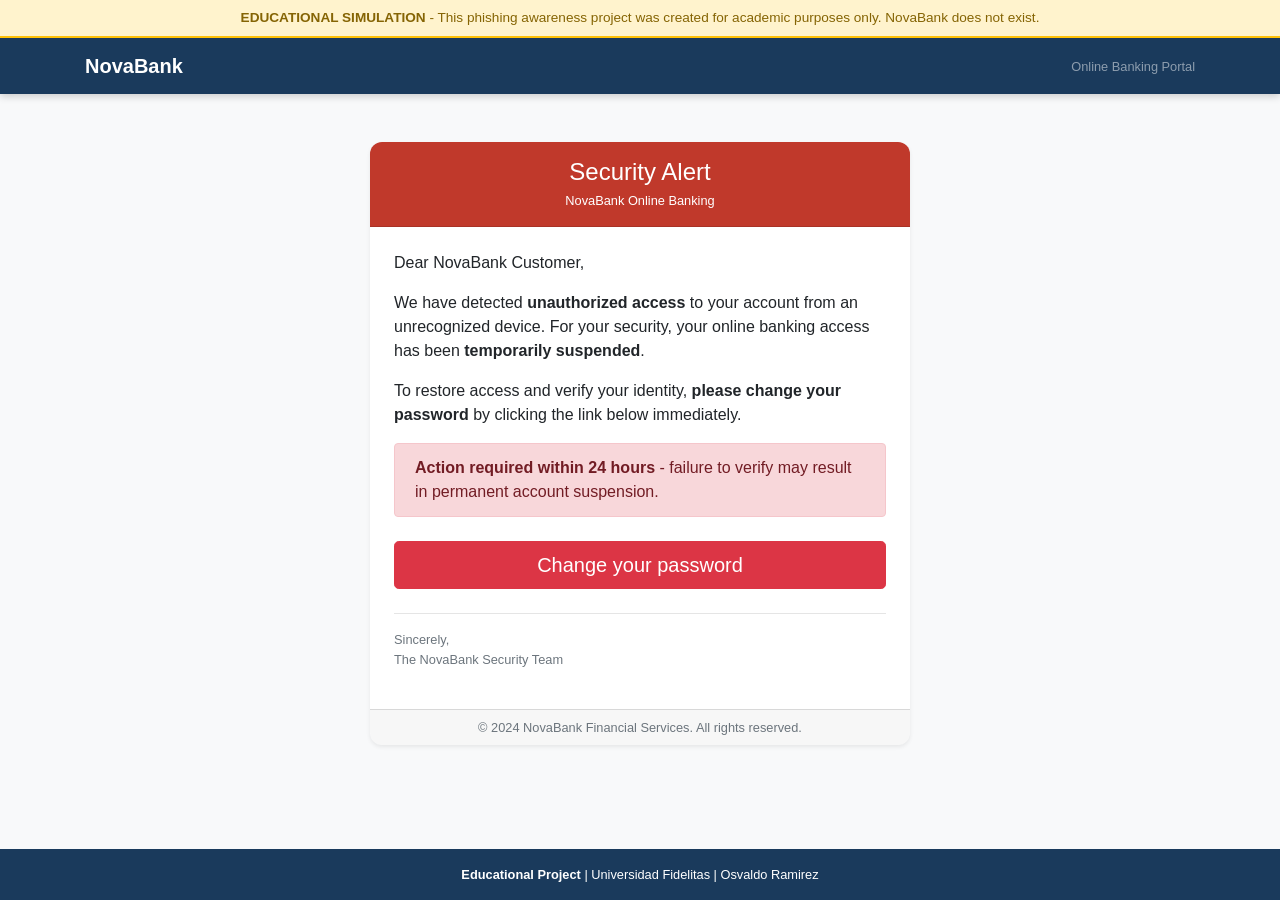
<file: index.html>
<!doctype html>
<!-- Declaracion del tipo de documento: indica al navegador que es HTML5 -->

<html lang="en">
  <!-- Etiqueta raiz del documento. lang="en" indica que el contenido esta en ingles -->

  <head>
    <!-- Seccion de metadatos: no visible para el usuario, configura el documento -->

    <meta charset="UTF-8" />
    <!-- Define la codificacion de caracteres UTF-8 para soportar tildes y simbolos -->

    <meta name="viewport" content="width=device-width, initial-scale=1.0" />
    <!-- Hace la pagina responsiva: se adapta al ancho de cualquier pantalla o dispositivo -->

    <title>NovaBank - Security Alert</title>
    <!-- Titulo que aparece en la pestana del navegador -->

    <!--Bootstrap/css-->
    <!-- Se carga Bootstrap 4 desde CDN con verificacion de integridad -->
    <link
      href="https://cdn.jsdelivr.net/npm/bootstrap@4.3.1/dist/css/bootstrap.min.css"
      rel="stylesheet"
      integrity="sha384-ggOyR0iXCbMQv3Xipma34MD+dH/1fQ784/j6cY/iJTQUOhcWr7x9JvoRxT2MZw1T"
      crossorigin="anonymous"
    />
    <!-- integrity = hash criptografico que verifica que el archivo no fue alterado -->
    <!-- crossorigin="anonymous" = permite la verificacion de integridad en recursos externos -->

    <!--css/style.css-->
    <!-- Hoja de estilos propia del proyecto, cargada despues de Bootstrap -->
    <!-- Se carga despues de Bootstrap para que nuestros estilos tengan prioridad -->
    <link rel="stylesheet" href="css/style.css" />
  </head>

  <body>
    <!-- Cuerpo del documento: todo lo que el usuario ve en pantalla -->

    <!-- ================================================
         BARRA DE AVISO EDUCATIVO
         Aviso visible que aclara que esta pagina es una simulacion educativa.
         En un ataque real, esta barra NO existiria.
         ================================================ -->
    <div class="disclaimer-bar text-center py-2">
      <!-- div con clase propia "disclaimer-bar" y utilidades Bootstrap -->
      <!-- text-center = texto centrado | py-2 = padding vertical pequeno -->
      <strong>EDUCATIONAL SIMULATION</strong> - This phishing awareness project
      was created for academic purposes only. NovaBank does not exist.
    </div>
    <!-- Fin de la barra de aviso -->

    <!-- ================================================
         NAVBAR — Barra de navegacion superior
         Simula la barra de un banco real para hacer el phishing creible.
         ================================================ -->
    <nav class="navbar navbar-dark novabank-navbar">
      <!-- navbar = componente Bootstrap para barras de navegacion -->
      <!-- navbar-dark = texto e iconos en color claro para fondos oscuros -->
      <!-- novabank-navbar = clase propia definida en style.css -->

      <div class="container">
        <!-- container = clase Bootstrap que centra el contenido y limita su ancho maximo -->

        <a class="navbar-brand font-weight-bold" href="#">
          <!-- navbar-brand = estilo Bootstrap para el logo o nombre de la marca -->
          <!-- font-weight-bold = texto en negrita (Bootstrap 4) -->
          <!-- href="#" = enlace que no va a ningun lado (simulacion) -->
          NovaBank
        </a>
        <!-- Fin del logo -->

        <span class="navbar-text text-white-50 small">
          <!-- navbar-text = texto alineado verticalmente dentro del navbar -->
          <!-- text-white-50 = texto blanco al 50% de opacidad -->
          <!-- small = texto mas pequeno que el normal -->
          Online Banking Portal
        </span>
      </div>
      <!-- Fin del container del navbar -->
    </nav>
    <!-- Fin del navbar -->

    <!-- ================================================
         MAIN — Contenido principal de la pagina
         ================================================ -->
    <main class="container my-5">
      <!-- container = centra y limita el ancho del contenido -->
      <!-- my-5 = margin vertical grande (espacio arriba y abajo) -->

      <div class="row justify-content-center">
        <!-- row = fila del sistema de grilla de Bootstrap -->
        <!-- justify-content-center = centra la fila horizontalmente -->

        <div class="col-12 col-md-8 col-lg-6">
          <!-- Sistema de columnas responsivo de Bootstrap:
               col-12 = ocupa 12/12 columnas en pantallas pequenas (100% del ancho)
               col-md-8 = ocupa 8/12 columnas en pantallas medianas
               col-lg-6 = ocupa 6/12 columnas en pantallas grandes (50% del ancho) -->

          <!-- TARJETA PRINCIPAL — Simula un email de alerta bancaria -->
          <div class="card shadow-sm border-0 phishing-card">
            <!-- card = componente Bootstrap para tarjetas con contenido -->
            <!-- shadow-sm = sombra suave debajo de la tarjeta -->
            <!-- border-0 = sin borde visible -->
            <!-- phishing-card = clase propia definida en style.css -->

            <!-- Encabezado de la tarjeta: franja roja de alerta -->
            <div
              class="card-header text-white text-center py-3 novabank-header"
            >
              <!-- card-header = seccion superior de la tarjeta Bootstrap -->
              <!-- text-white = texto en color blanco -->
              <!-- text-center = texto centrado -->
              <!-- py-3 = padding vertical mediano -->
              <!-- novabank-header = clase propia con color de fondo rojo -->

              <h1 class="h4 mb-1">Security Alert</h1>
              <!-- h1 con clase h4 = semanticamente es un h1 (importante para accesibilidad)
                   pero visualmente tiene el tamano de un h4 (mas pequeno) -->
              <!-- mb-1 = margin-bottom pequeno -->

              <p class="mb-0 small">NovaBank Online Banking</p>
              <!-- mb-0 = sin margin-bottom | small = texto pequeno -->
            </div>
            <!-- Fin del card-header -->

            <!-- Cuerpo de la tarjeta: el mensaje de phishing -->
            <div class="card-body px-4 py-4">
              <!-- card-body = seccion principal de contenido de la tarjeta -->
              <!-- px-4 = padding horizontal mediano-grande -->
              <!-- py-4 = padding vertical mediano-grande -->

              <p class="card-text">Dear NovaBank Customer,</p>
              <!-- card-text = clase Bootstrap para parrafos dentro de una tarjeta -->

              <p class="card-text">
                We have detected <strong>unauthorized access</strong> to your
                account from an unrecognized device. For your security, your
                online banking access has been
                <strong>temporarily suspended</strong>.
              </p>
              <!-- strong = negrita semantica, indica que ese texto es importante -->

              <p class="card-text">
                To restore access and verify your identity,
                <strong>please change your password</strong>
                by clicking the link below immediately.
              </p>

              <!-- ALERTA DE URGENCIA — Tecnica clasica del phishing: presion de tiempo -->
              <div class="alert alert-danger mt-3" role="alert">
                <!-- alert = componente Bootstrap para mensajes de alerta -->
                <!-- alert-danger = variante roja (peligro/urgencia) -->
                <!-- mt-3 = margin-top mediano -->
                <!-- role="alert" = atributo de accesibilidad para lectores de pantalla -->
                <strong>Action required within 24 hours</strong> - failure to
                verify may result in permanent account suspension.
              </div>
              <!-- Fin de la alerta de urgencia -->

              <!-- BOTON DE DESCARGA — El anzuelo del phishing -->
              <div class="mt-4">
                <!-- mt-4 = margin-top grande -->

                <a
                  href="app.py"
                  download
                  id="download-link"
                  class="btn btn-danger btn-lg btn-block"
                  aria-label="Verify your account now"
                >
                  <!-- href="app.py" = archivo que se intentaria descargar -->
                  <!-- download = atributo HTML5 que fuerza la descarga del archivo -->
                  <!-- id="download-link" = identificador unico para usarlo con JavaScript -->
                  <!-- btn = clase Bootstrap para botones -->
                  <!-- btn-danger = boton en color rojo -->
                  <!-- btn-lg = boton de tamano grande -->
                  <!-- btn-block = boton que ocupa todo el ancho (Bootstrap 4) -->
                  <!-- aria-label = descripcion para lectores de pantalla (accesibilidad) -->
                  Change your password
                </a>
                <!-- Fin del boton de descarga -->
              </div>
              <!-- Fin del div del boton -->

              <!-- FIRMA DEL EMAIL FALSO -->
              <hr class="mt-4" />
              <!-- hr = linea horizontal separadora | mt-4 = margin-top grande -->

              <p class="text-muted small mb-0">Sincerely,</p>
              <!-- text-muted = texto en color gris suave | small = texto pequeno -->
              <!-- mb-0 = sin margin-bottom -->

              <p class="text-muted small">The NovaBank Security Team</p>
            </div>
            <!-- Fin del card-body -->

            <!-- PIE DE LA TARJETA: copyright falso para hacerla mas creible -->
            <div class="card-footer text-center text-muted small py-2">
              <!-- card-footer = seccion inferior de la tarjeta Bootstrap -->
              &copy; 2024 NovaBank Financial Services. All rights reserved.
              <!-- &copy; = entidad HTML para el simbolo de copyright -->
            </div>
            <!-- Fin del card-footer -->
          </div>
          <!-- Fin de la phishing-card -->
        </div>
        <!-- Fin de la columna -->
      </div>
      <!-- Fin del row -->
    </main>
    <!-- Fin del main -->

    <!-- ================================================
         MODAL EDUCATIVO DE PHISHING
         Componente de Bootstrap 4 que se muestra cuando el usuario
         hace clic en el boton de descarga. Vive en el HTML (oculto por defecto).
         El JavaScript solo se encarga de mostrarlo — no genera HTML dinamico.
         ================================================ -->
    <div
      class="modal fade"
      id="phishing-modal"
      tabindex="-1"
      role="dialog"
      aria-labelledby="phishing-modal-label"
      aria-hidden="true"
    >
      <!-- modal = clase Bootstrap que define este div como un modal -->
      <!-- fade = animacion de aparecer/desaparecer gradualmente -->
      <!-- tabindex="-1" = excluye el modal del orden de tabulacion normal -->
      <!-- role="dialog" = atributo de accesibilidad (Bootstrap 4 lo requiere) -->
      <!-- aria-labelledby = referencia al titulo del modal para lectores de pantalla -->
      <!-- aria-hidden="true" = oculto para lectores de pantalla hasta que se abra -->

      <div class="modal-dialog modal-dialog-centered" role="document">
        <!-- modal-dialog = contenedor interno que posiciona el modal -->
        <!-- modal-dialog-centered = centra el modal verticalmente en pantalla -->
        <!-- role="document" = indica que este div contiene el documento del modal (Bootstrap 4) -->

        <div class="modal-content">
          <!-- modal-content = la caja visual del modal -->

          <!-- Encabezado del modal -->
          <div class="modal-header bg-warning">
            <!-- modal-header = seccion superior del modal -->
            <!-- bg-warning = fondo amarillo Bootstrap (color de advertencia) -->

            <h5 class="modal-title font-weight-bold" id="phishing-modal-label">
              <!-- modal-title = estilo Bootstrap para el titulo -->
              <!-- font-weight-bold = negrita en Bootstrap 4 -->
              WARNING: You just experienced a Phishing Attempt!
            </h5>

            <button
              type="button"
              class="close"
              data-dismiss="modal"
              aria-label="Close"
            >
              <!-- close = clase Bootstrap 4 para el boton de cierre -->
              <!-- data-dismiss="modal" = cierra el modal al hacer clic (Bootstrap 4) -->
              <!-- En Bootstrap 4 se usa data-dismiss, no data-bs-dismiss como en Bootstrap 5 -->
              <span aria-hidden="true">&times;</span>
              <!-- &times; = entidad HTML para el simbolo de X -->
              <!-- aria-hidden="true" = oculta el simbolo para lectores de pantalla -->
            </button>
          </div>
          <!-- Fin del modal-header -->

          <!-- Cuerpo del modal: explicacion educativa -->
          <div class="modal-body">
            <!-- modal-body = contenido principal del modal -->

            <p class="mb-2">
              <strong>This was a simulated phishing page.</strong>
            </p>

            <p class="mb-2">
              In a real attack, clicking this button could have exposed you to:
            </p>

            <ul class="mb-3">
              <!-- ul = lista no ordenada en HTML -->
              <li>
                A <strong>keylogger</strong> - records everything you type
              </li>
              <li>
                A <strong>trojan</strong> - gives attackers remote access to
                your system
              </li>
              <li>
                A <strong>ransomware installer</strong> - encrypts your files
                for ransom
              </li>
            </ul>

            <div class="alert alert-info mb-0" role="alert">
              <!-- alert-info = alerta azul Bootstrap (informativa) -->
              <!-- mb-0 = sin margin-bottom (ultimo elemento del body) -->
              <strong>Want to learn more?</strong>
              Visit our
              <a href="blog.html" class="alert-link">Awareness Page</a>
              to understand how phishing works and how to protect yourself.
              <!-- alert-link = estilo Bootstrap para enlaces dentro de alertas -->
            </div>
          </div>
          <!-- Fin del modal-body -->

          <!-- Pie del modal: botones de accion -->
          <div class="modal-footer">
            <!-- modal-footer = seccion inferior del modal -->

            <a href="blog.html" class="btn btn-primary">
              <!-- btn-primary = boton azul Bootstrap -->
              <!-- href="blog.html" = navega a la pagina educativa al hacer clic -->
              Learn More
            </a>

            <button
              type="button"
              class="btn btn-secondary"
              data-dismiss="modal"
            >
              <!-- btn-secondary = boton gris Bootstrap -->
              <!-- data-dismiss="modal" = cierra el modal sin navegar (Bootstrap 4) -->
              Close
            </button>
          </div>
          <!-- Fin del modal-footer -->
        </div>
        <!-- Fin del modal-content -->
      </div>
      <!-- Fin del modal-dialog -->
    </div>
    <!-- Fin del modal -->

    <!-- ================================================
         FOOTER — Pie de pagina del sitio
         ================================================ -->
    <footer class="novabank-footer text-center py-3">
      <!-- novabank-footer = clase propia con estilos del pie de pagina -->
      <!-- text-center = texto centrado -->
      <!-- py-3 = padding vertical mediano -->

      <p class="mb-0 small">
        <!-- mb-0 = sin margin-bottom | small = texto pequeno -->
        <strong>Educational Project</strong> | Universidad Fidelitas | Osvaldo
        Ramirez
      </p>
    </footer>
    <!-- Fin del footer -->

    <!-- Scripts -->
    <!-- Se cargan al final del body para mejor rendimiento -->
    <!-- Cargarlos al final permite que el HTML se muestre antes de ejecutar JS -->

    <!--jQuery-->
    <!-- jQuery debe cargarse ANTES que Bootstrap JS y que script.js -->
    <script
      src="https://code.jquery.com/jquery-3.7.1.js"
      integrity="sha256-eKhayi8LEQwp4NKxN+CfCh+3qOVUtJn3QNZ0TciWLP4="
      crossorigin="anonymous"
    ></script>

    <!--Bootstrap/popper-->
    <!-- Popper.js es requerido por Bootstrap 4 para componentes como dropdowns y tooltips -->
    <script
      src="https://cdn.jsdelivr.net/npm/popper.js@1.14.7/dist/umd/popper.min.js"
      integrity="sha384-UO2eT0CpHqdSJQ6hJty5KVphtPhzWj9WO1clHTMGa3JDZwrnQq4sF86dIHNDz0W1"
      crossorigin="anonymous"
    ></script>

    <!--Bootstrap/js-->
    <!-- Bootstrap JS debe cargarse despues de jQuery y Popper -->
    <script
      src="https://cdn.jsdelivr.net/npm/bootstrap@4.3.1/dist/js/bootstrap.min.js"
      integrity="sha384-JjSmVgyd0p3pXB1rRibZUAYoIIy6OrQ6VrjIEaFf/nJGzIxFDsf4x0xIM+B07jRM"
      crossorigin="anonymous"
    ></script>

    <!-- js/script.js -->
    <!-- Script propio del proyecto — se carga al ultimo para que jQuery ya este disponible -->
    <script src="js/script.js" type="text/javascript"></script>
  </body>
  <!-- Fin del body -->
</html>
<!-- Fin del documento HTML -->
</file>
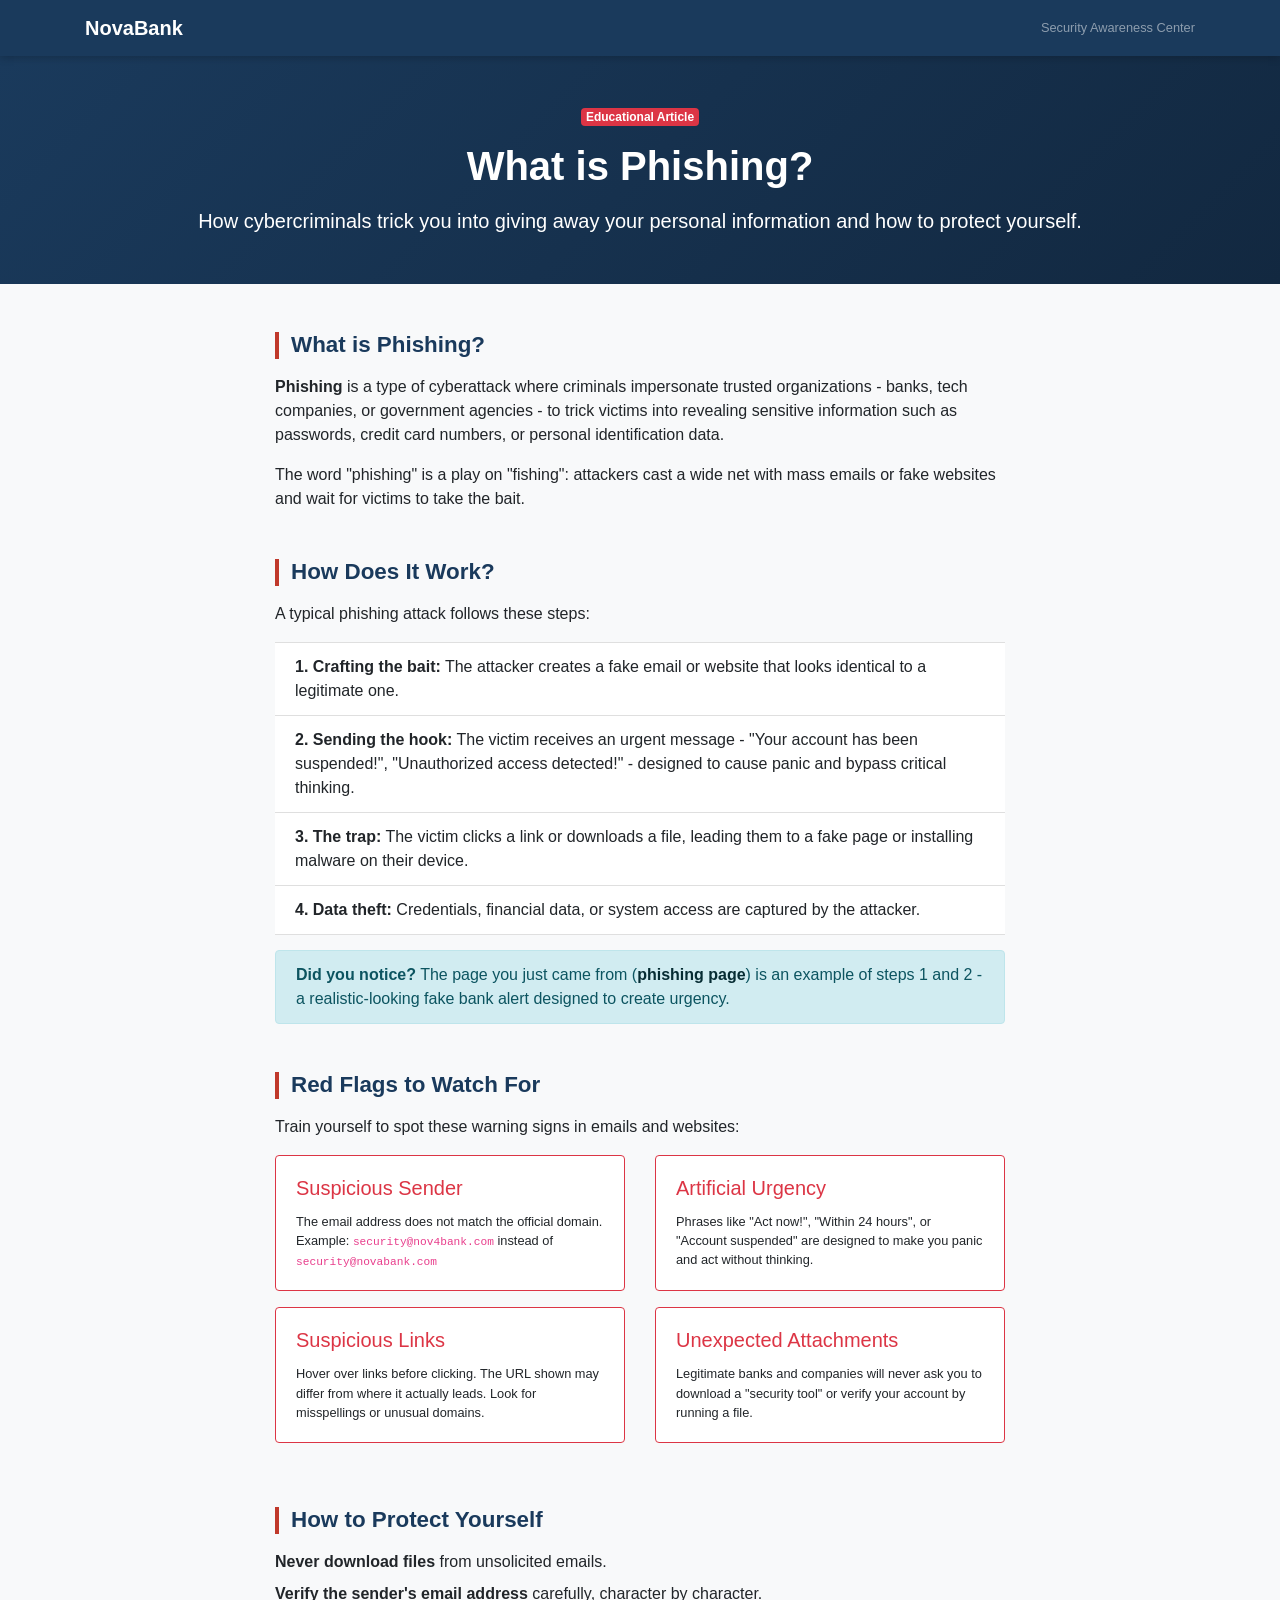
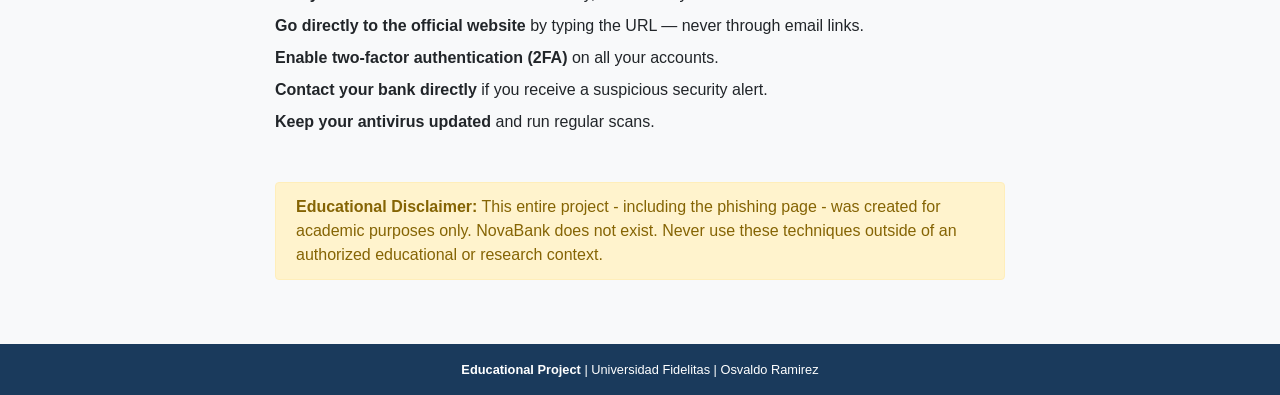
<file: blog.html>
<!doctype html>
<!-- Declaracion del tipo de documento: indica al navegador que es HTML5 -->

<html lang="en">
  <!-- Etiqueta raiz del documento. lang="en" indica que el contenido esta en ingles -->

  <head>
    <!-- Seccion de metadatos: configura el documento, no visible para el usuario -->

    <meta charset="UTF-8" />
    <!-- Define la codificacion de caracteres UTF-8 -->

    <meta name="viewport" content="width=device-width, initial-scale=1.0" />
    <!-- Hace la pagina responsiva para cualquier pantalla -->

    <title>NovaBank - What is Phishing?</title>
    <!-- Titulo en la pestana del navegador -->

    <!--Bootstrap/css-->
    <!-- Bootstrap 4 desde CDN con verificacion de integridad -->
    <link
      href="https://cdn.jsdelivr.net/npm/bootstrap@4.3.1/dist/css/bootstrap.min.css"
      rel="stylesheet"
      integrity="sha384-ggOyR0iXCbMQv3Xipma34MD+dH/1fQ784/j6cY/iJTQUOhcWr7x9JvoRxT2MZw1T"
      crossorigin="anonymous"
    />
    <!-- integrity = hash criptografico que verifica que el archivo no fue alterado -->
    <!-- crossorigin="anonymous" = permite la verificacion de integridad en recursos externos -->

    <!--css/style.css-->
    <!-- Hoja de estilos propia, cargada despues de Bootstrap para tener prioridad -->
    <link rel="stylesheet" href="css/style.css" />
  </head>

  <body>
    <!-- Cuerpo del documento: todo lo visible para el usuario -->

    <!-- ================================================
         NAVBAR — Barra de navegacion superior
         La misma estructura que en index.html para coherencia visual
         ================================================ -->
    <nav class="navbar navbar-dark novabank-navbar">
      <!-- navbar-dark = iconos y texto claro para fondos oscuros -->
      <!-- novabank-navbar = clase propia con el color del banco ficticio -->

      <div class="container">
        <!-- container = centra y limita el ancho del contenido -->

        <a class="navbar-brand font-weight-bold" href="index.html">
          <!-- navbar-brand = estilo Bootstrap para el logo -->
          <!-- font-weight-bold = negrita en Bootstrap 4 -->
          <!-- href="index.html" = enlace que regresa a la pagina de phishing -->
          NovaBank
        </a>

        <span class="navbar-text text-white-50 small">
          <!-- navbar-text = texto alineado en el navbar -->
          Security Awareness Center
        </span>
      </div>
      <!-- Fin del container -->
    </nav>
    <!-- Fin del navbar -->

    <!-- ================================================
         HEADER — Encabezado de la pagina del blog
         Seccion visual grande que introduce el articulo
         ================================================ -->
    <header class="blog-hero text-white text-center py-5">
      <!-- blog-hero = clase propia para el encabezado grande del blog -->
      <!-- text-white = texto blanco -->
      <!-- text-center = texto centrado -->
      <!-- py-5 = padding vertical muy grande -->

      <div class="container">
        <span class="badge badge-danger mb-3">Educational Article</span>
        <!-- badge = componente Bootstrap 4 para etiquetas pequenas redondeadas -->
        <!-- badge-danger = variante roja (Bootstrap 4 usa badge-danger, no bg-danger) -->
        <!-- mb-3 = margin-bottom mediano -->

        <h1 class="display-5 font-weight-bold">What is Phishing?</h1>
        <!-- display-5 = tamano de fuente grande de Bootstrap (estilo "display") -->
        <!-- font-weight-bold = negrita en Bootstrap 4 -->

        <p class="lead mt-3 mb-0">
          <!-- lead = clase Bootstrap para parrafos introductorios mas grandes -->
          <!-- mt-3 = margin-top mediano | mb-0 = sin margin-bottom -->
          How cybercriminals trick you into giving away your personal
          information and how to protect yourself.
        </p>
      </div>
      <!-- Fin del container del header -->
    </header>
    <!-- Fin del header -->

    <!-- ================================================
         MAIN — Contenido principal: el articulo educativo
         ================================================ -->
    <main class="container my-5">
      <!-- container = centra y limita el ancho -->
      <!-- my-5 = margin vertical grande -->

      <div class="row justify-content-center">
        <!-- row = fila del sistema de grilla Bootstrap -->
        <!-- justify-content-center = centra las columnas horizontalmente -->

        <div class="col-12 col-md-10 col-lg-8">
          <!-- Sistema responsivo:
               col-12 = 100% en pantallas pequenas
               col-md-10 = 83% en pantallas medianas
               col-lg-8 = 66% en pantallas grandes (formato articulo) -->

          <!-- SECCION 1: Definicion -->
          <section class="mb-5">
            <!-- section = etiqueta semantica HTML5 para secciones de contenido -->
            <!-- mb-5 = margin-bottom grande para separar secciones -->

            <h2 class="blog-section-title">What is Phishing?</h2>
            <!-- blog-section-title = clase propia definida en style.css -->

            <p>
              <strong>Phishing</strong> is a type of cyberattack where criminals
              impersonate trusted organizations - banks, tech companies, or
              government agencies - to trick victims into revealing sensitive
              information such as passwords, credit card numbers, or personal
              identification data.
            </p>

            <p>
              The word "phishing" is a play on "fishing": attackers cast a wide
              net with mass emails or fake websites and wait for victims to take
              the bait.
            </p>
          </section>
          <!-- Fin de la seccion 1 -->

          <!-- SECCION 2: Como funciona -->
          <section class="mb-5">
            <h2 class="blog-section-title">How Does It Work?</h2>

            <p>A typical phishing attack follows these steps:</p>

            <!-- Lista numerada con estilos de Bootstrap 4 -->
            <ol class="list-group list-group-flush mb-3">
              <!-- ol = lista ordenada (numerada) en HTML -->
              <!-- list-group = componente Bootstrap para listas con estilo -->
              <!-- list-group-flush = variante sin bordes externos (Bootstrap 4) -->

              <li class="list-group-item">
                <!-- list-group-item = cada elemento de la lista Bootstrap -->
                <strong>1. Crafting the bait:</strong> The attacker creates a
                fake email or website that looks identical to a legitimate one.
              </li>

              <li class="list-group-item">
                <strong>2. Sending the hook:</strong> The victim receives an
                urgent message - "Your account has been suspended!",
                "Unauthorized access detected!" - designed to cause panic and
                bypass critical thinking.
              </li>

              <li class="list-group-item">
                <strong>3. The trap:</strong> The victim clicks a link or
                downloads a file, leading them to a fake page or installing
                malware on their device.
              </li>

              <li class="list-group-item">
                <strong>4. Data theft:</strong> Credentials, financial data, or
                system access are captured by the attacker.
              </li>
            </ol>
            <!-- Fin de la lista numerada -->

            <!-- Nota informativa usando el componente alert de Bootstrap -->
            <div class="alert alert-info" role="alert">
              <!-- alert-info = variante azul de la alerta Bootstrap (informacion) -->
              <strong>Did you notice?</strong> The page you just came from (<a
                href="index.html"
                class="alert-link"
                >phishing page</a
              >) is an example of steps 1 and 2 - a realistic-looking fake bank
              alert designed to create urgency.
              <!-- alert-link = clase Bootstrap para enlaces dentro de alertas -->
            </div>
          </section>
          <!-- Fin de la seccion 2 -->

          <!-- SECCION 3: Senales de alerta -->
          <section class="mb-5">
            <h2 class="blog-section-title">Red Flags to Watch For</h2>

            <p>
              Train yourself to spot these warning signs in emails and websites:
            </p>

            <!-- Grilla de tarjetas con senales de alerta -->
            <div class="row">
              <!-- row = fila Bootstrap -->

              <!-- Tarjeta 1 -->
              <div class="col-12 col-sm-6 mb-3">
                <!-- col-sm-6 = 50% del ancho en pantallas pequenas y mayores -->
                <!-- mb-3 = margen inferior para separar las tarjetas -->

                <div class="card h-100 border-danger">
                  <!-- h-100 = altura 100% para que todas las tarjetas sean iguales -->
                  <!-- border-danger = borde rojo de Bootstrap -->

                  <div class="card-body">
                    <h5 class="card-title text-danger">Suspicious Sender</h5>
                    <!-- card-title = titulo de la tarjeta Bootstrap -->
                    <!-- text-danger = texto rojo -->
                    <p class="card-text small">
                      The email address does not match the official domain.
                      Example: <code>security@nov4bank.com</code> instead of
                      <code>security@novabank.com</code>
                      <!-- code = etiqueta HTML para mostrar codigo o texto tecnico en monospace -->
                    </p>
                  </div>
                  <!-- Fin del card-body -->
                </div>
                <!-- Fin de la tarjeta -->
              </div>
              <!-- Fin col -->

              <!-- Tarjeta 2 -->
              <div class="col-12 col-sm-6 mb-3">
                <div class="card h-100 border-danger">
                  <div class="card-body">
                    <h5 class="card-title text-danger">Artificial Urgency</h5>
                    <p class="card-text small">
                      Phrases like "Act now!", "Within 24 hours", or "Account
                      suspended" are designed to make you panic and act without
                      thinking.
                    </p>
                  </div>
                </div>
              </div>

              <!-- Tarjeta 3 -->
              <div class="col-12 col-sm-6 mb-3">
                <div class="card h-100 border-danger">
                  <div class="card-body">
                    <h5 class="card-title text-danger">Suspicious Links</h5>
                    <p class="card-text small">
                      Hover over links before clicking. The URL shown may differ
                      from where it actually leads. Look for misspellings or
                      unusual domains.
                    </p>
                  </div>
                </div>
              </div>

              <!-- Tarjeta 4 -->
              <div class="col-12 col-sm-6 mb-3">
                <div class="card h-100 border-danger">
                  <div class="card-body">
                    <h5 class="card-title text-danger">
                      Unexpected Attachments
                    </h5>
                    <p class="card-text small">
                      Legitimate banks and companies will never ask you to
                      download a "security tool" or verify your account by
                      running a file.
                    </p>
                  </div>
                </div>
              </div>
            </div>
            <!-- Fin del row de tarjetas -->
          </section>
          <!-- Fin de la seccion 3 -->

          <!-- SECCION 4: Como protegerse -->
          <section class="mb-5">
            <h2 class="blog-section-title">How to Protect Yourself</h2>

            <!-- Lista sin estilos de puntos -->
            <ul class="list-unstyled">
              <!-- list-unstyled = elimina los puntos y el padding de la lista por defecto -->

              <li class="mb-2">
                <strong>Never download files</strong> from unsolicited emails.
              </li>
              <!-- mb-2 = margin-bottom pequeno entre items -->

              <li class="mb-2">
                <strong>Verify the sender's email address</strong> carefully,
                character by character.
              </li>

              <li class="mb-2">
                <strong>Go directly to the official website</strong> by typing
                the URL — never through email links.
              </li>

              <li class="mb-2">
                <strong>Enable two-factor authentication (2FA)</strong> on all
                your accounts.
              </li>

              <li class="mb-2">
                <strong>Contact your bank directly</strong> if you receive a
                suspicious security alert.
              </li>

              <li class="mb-2">
                <strong>Keep your antivirus updated</strong> and run regular
                scans.
              </li>
            </ul>
            <!-- Fin de la lista -->
          </section>
          <!-- Fin de la seccion 4 -->

          <!-- DISCLAIMER FINAL -->
          <div class="alert alert-warning" role="alert">
            <!-- alert-warning = variante amarilla de la alerta Bootstrap -->
            <strong>Educational Disclaimer:</strong> This entire project -
            including the phishing page - was created for academic purposes
            only. NovaBank does not exist. Never use these techniques outside of
            an authorized educational or research context.
          </div>
        </div>
        <!-- Fin de la columna del articulo -->
      </div>
      <!-- Fin del row -->
    </main>
    <!-- Fin del main -->

    <!-- ================================================
         FOOTER — Pie de pagina
         ================================================ -->
    <footer class="novabank-footer text-center py-3">
      <!-- novabank-footer = clase propia definida en style.css -->
      <p class="mb-0 small">
        <strong>Educational Project</strong> | Universidad Fidelitas | Osvaldo
        Ramirez
      </p>
    </footer>
    <!-- Fin del footer -->

    <!-- Scripts -->
    <!-- Se cargan al final del body para mejor rendimiento -->

    <!--jQuery-->
    <script
      src="https://code.jquery.com/jquery-3.7.1.js"
      integrity="sha256-eKhayi8LEQwp4NKxN+CfCh+3qOVUtJn3QNZ0TciWLP4="
      crossorigin="anonymous"
    ></script>

    <!--Bootstrap/popper-->
    <!-- Popper.js es requerido por Bootstrap 4 para componentes como dropdowns y modals -->
    <script
      src="https://cdn.jsdelivr.net/npm/popper.js@1.14.7/dist/umd/popper.min.js"
      integrity="sha384-UO2eT0CpHqdSJQ6hJty5KVphtPhzWj9WO1clHTMGa3JDZwrnQq4sF86dIHNDz0W1"
      crossorigin="anonymous"
    ></script>

    <!--Bootstrap/js-->
    <!-- Bootstrap JS debe cargarse despues de jQuery y Popper -->
    <script
      src="https://cdn.jsdelivr.net/npm/bootstrap@4.3.1/dist/js/bootstrap.min.js"
      integrity="sha384-JjSmVgyd0p3pXB1rRibZUAYoIIy6OrQ6VrjIEaFf/nJGzIxFDsf4x0xIM+B07jRM"
      crossorigin="anonymous"
    ></script>

    <!-- js/script.js -->
    <!-- Script propio del proyecto — se carga al ultimo para que jQuery ya este disponible -->
    <script src="js/script.js" type="text/javascript"></script>
  </body>
  <!-- Fin del body -->
</html>
<!-- Fin del documento HTML -->
</file>
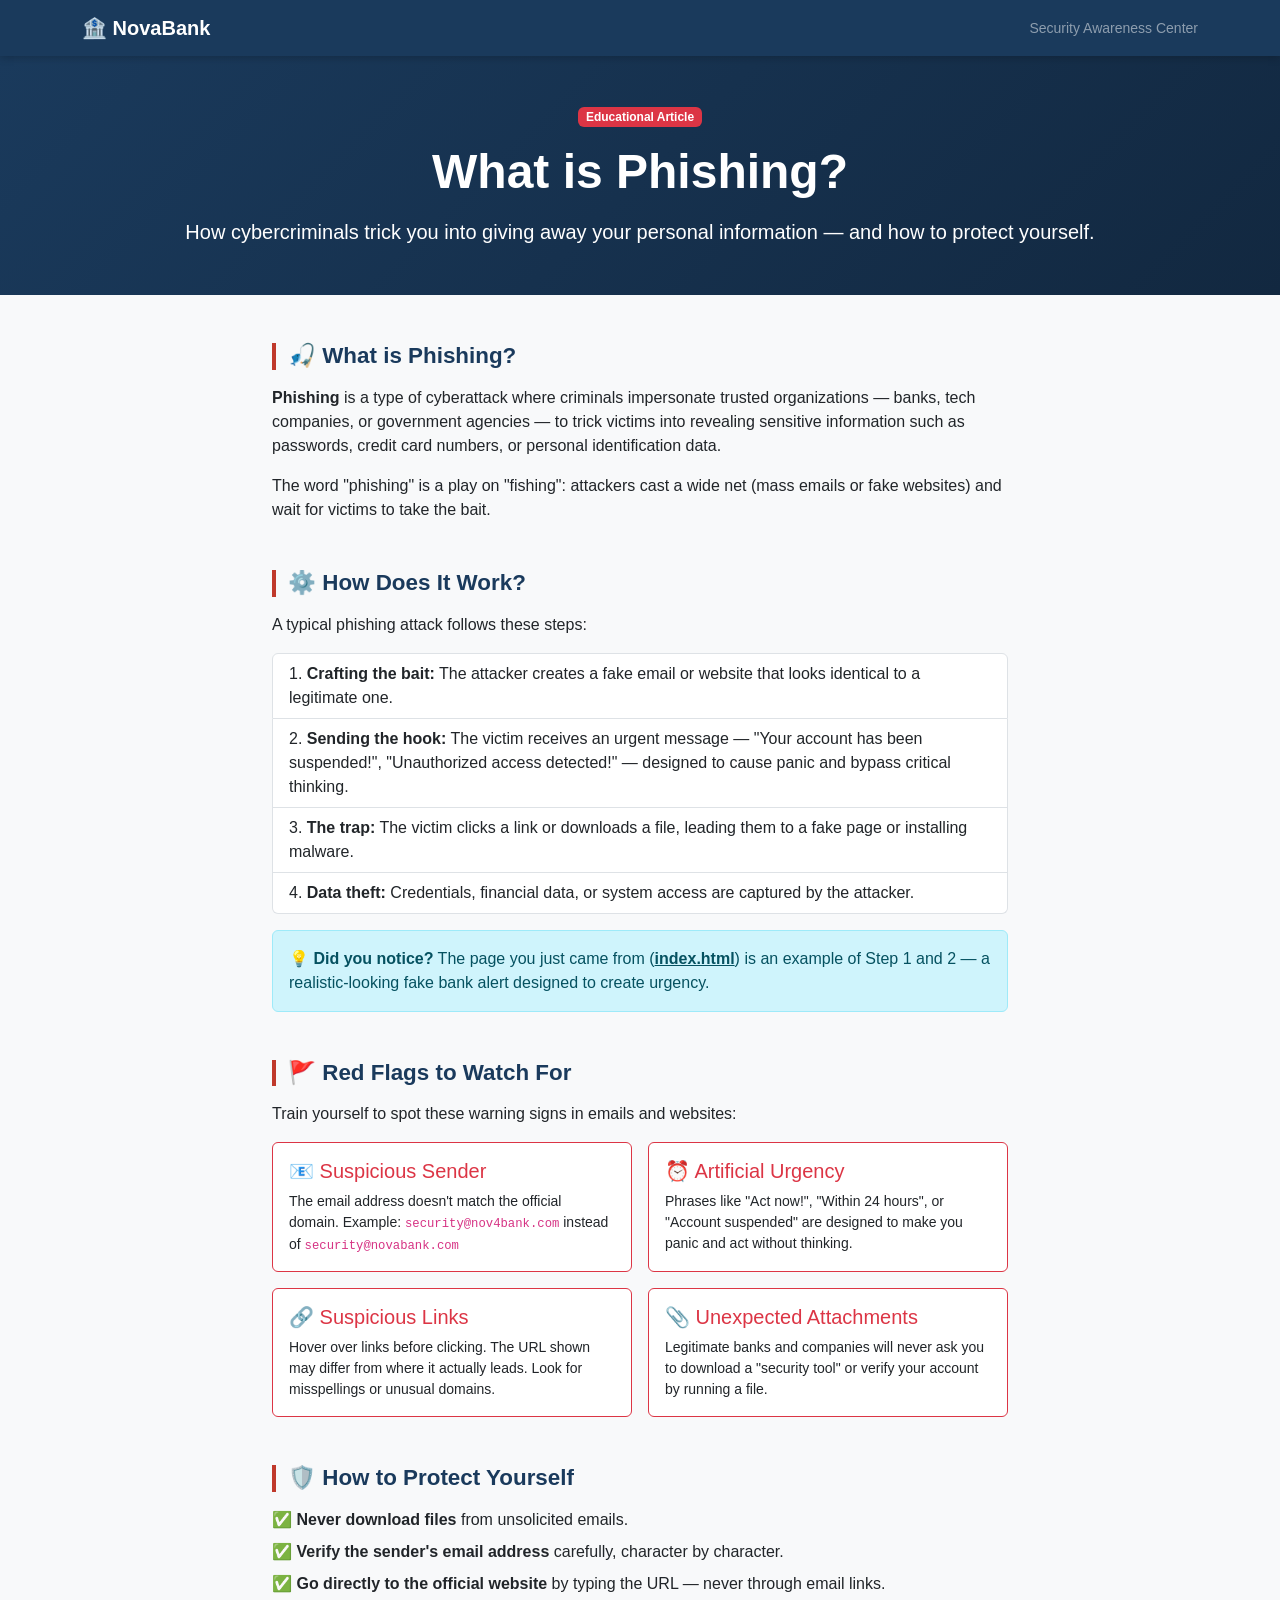
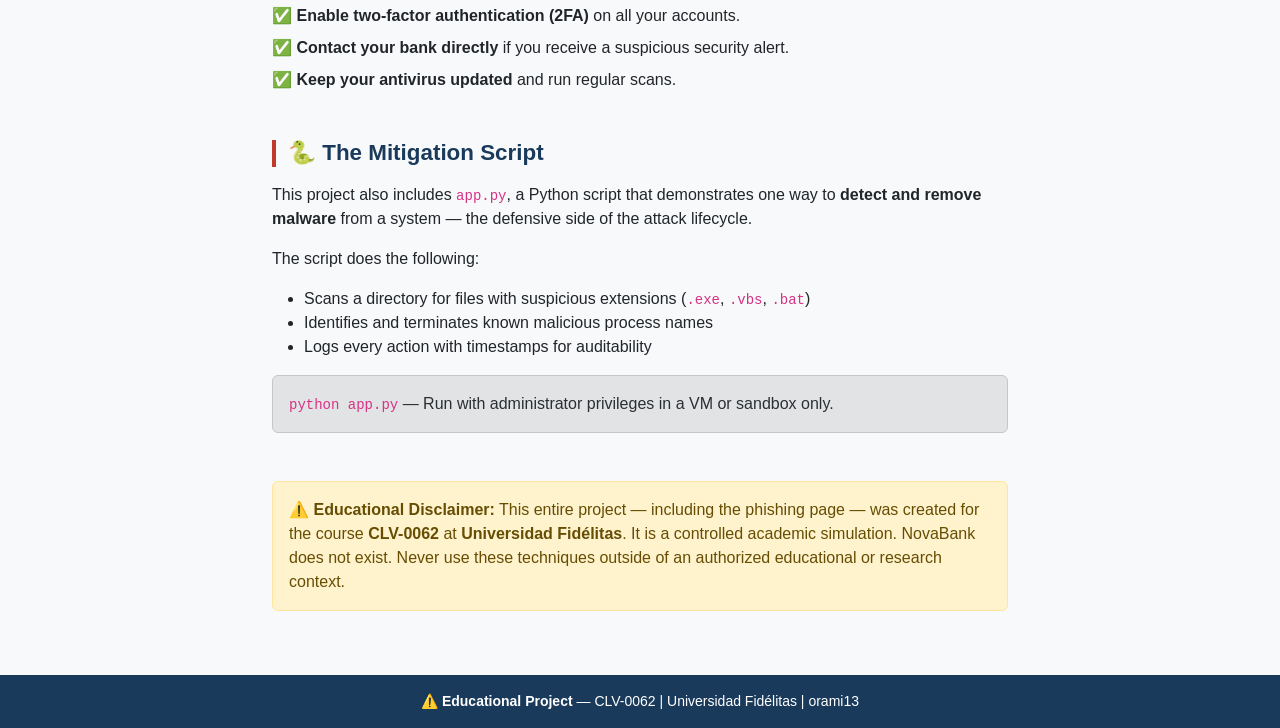
<file: Blog.html>
<!doctype html>
<!-- Declaración del tipo de documento: indica al navegador que es HTML5 -->

<html lang="en">
  <!-- Etiqueta raíz del documento. lang="en" indica que el contenido está en inglés -->

  <head>
    <!-- Sección de metadatos: configura el documento, no visible para el usuario -->

    <meta charset="UTF-8" />
    <!-- Define la codificación de caracteres UTF-8 -->

    <meta name="viewport" content="width=device-width, initial-scale=1.0" />
    <!-- Hace la página responsiva para cualquier pantalla -->

    <title>NovaBank — What is Phishing?</title>
    <!-- Título en la pestaña del navegador -->

    <!-- Bootstrap 5 CSS desde CDN -->
    <link
      rel="stylesheet"
      href="https://cdn.jsdelivr.net/npm/bootstrap@5.3.3/dist/css/bootstrap.min.css"
    />

    <!-- Hoja de estilos propia — cargada después de Bootstrap para tener prioridad -->
    <link rel="stylesheet" href="css/style.css" />
  </head>

  <body>
    <!-- Cuerpo del documento: todo lo visible para el usuario -->

    <!-- ================================================
       NAVBAR — Barra de navegación superior
       La misma que en index.html para mantener coherencia visual
       ================================================ -->
    <nav class="navbar navbar-dark novabank-navbar">
      <!-- navbar-dark = íconos y texto claro para fondos oscuros -->
      <!-- novabank-navbar = clase propia con el color del banco ficticio -->

      <div class="container">
        <!-- container = centra y limita el ancho del contenido -->

        <a class="navbar-brand fw-bold" href="index.html">
          <!-- navbar-brand = estilo Bootstrap para el logo -->
          <!-- href="index.html" = enlace que regresa a la página de phishing -->
          🏦 NovaBank
        </a>

        <span class="navbar-text text-white-50 small">
          <!-- navbar-text = texto alineado en el navbar -->
          <!-- text-white-50 = blanco al 50% de opacidad -->
          Security Awareness Center
        </span>
      </div>
      <!-- Fin del container -->
    </nav>
    <!-- Fin del navbar -->

    <!-- ================================================
       HEADER — Encabezado de la página del blog
       Sección visual grande que introduce el artículo
       ================================================ -->
    <header class="blog-hero text-white text-center py-5">
      <!-- blog-hero = clase propia para el encabezado grande del blog -->
      <!-- text-white = texto blanco -->
      <!-- text-center = texto centrado -->
      <!-- py-5 = padding vertical muy grande -->

      <div class="container">
        <span class="badge bg-danger mb-3">Educational Article</span>
        <!-- badge = componente Bootstrap para etiquetas pequeñas redondeadas -->
        <!-- bg-danger = fondo rojo -->
        <!-- mb-3 = margin-bottom mediano -->

        <h1 class="display-5 fw-bold">What is Phishing?</h1>
        <!-- display-5 = tamaño de fuente grande de Bootstrap (estilo "display") -->
        <!-- fw-bold = texto en negrita -->

        <p class="lead mt-3 mb-0">
          <!-- lead = clase Bootstrap para párrafos introductorios más grandes -->
          <!-- mt-3 = margin-top mediano | mb-0 = sin margin-bottom -->
          How cybercriminals trick you into giving away your personal
          information — and how to protect yourself.
        </p>
      </div>
      <!-- Fin del container del header -->
    </header>
    <!-- Fin del header -->

    <!-- ================================================
       MAIN — Contenido principal: el artículo educativo
       ================================================ -->
    <main class="container my-5">
      <!-- container = centra y limita el ancho -->
      <!-- my-5 = margin vertical grande -->

      <div class="row justify-content-center">
        <!-- row = fila del sistema de grilla Bootstrap -->
        <!-- justify-content-center = centra las columnas horizontalmente -->

        <div class="col-12 col-md-10 col-lg-8">
          <!-- Sistema responsivo:
             col-12 = 100% en pantallas pequeñas
             col-md-10 = 83% en pantallas medianas
             col-lg-8 = 66% en pantallas grandes (formato artículo) -->

          <!-- ---- SECCIÓN 1: Definición ---- -->
          <section class="mb-5">
            <!-- section = etiqueta semántica HTML5 para secciones de contenido -->
            <!-- mb-5 = margin-bottom grande para separar secciones -->

            <h2 class="blog-section-title">🎣 What is Phishing?</h2>
            <!-- blog-section-title = clase propia definida en style.css -->

            <p>
              <strong>Phishing</strong> is a type of cyberattack where criminals
              impersonate trusted organizations — banks, tech companies, or
              government agencies — to trick victims into revealing sensitive
              information such as passwords, credit card numbers, or personal
              identification data.
            </p>

            <p>
              The word "phishing" is a play on "fishing": attackers cast a wide
              net (mass emails or fake websites) and wait for victims to take
              the bait.
            </p>
          </section>
          <!-- Fin de la sección 1 -->

          <!-- ---- SECCIÓN 2: Cómo funciona ---- -->
          <section class="mb-5">
            <h2 class="blog-section-title">⚙️ How Does It Work?</h2>

            <p>A typical phishing attack follows these steps:</p>

            <!-- Lista numerada con estilos de Bootstrap -->
            <ol class="list-group list-group-numbered mb-3">
              <!-- ol = lista ordenada (numerada) en HTML -->
              <!-- list-group = componente Bootstrap para listas con estilo -->
              <!-- list-group-numbered = variante que añade números automáticamente -->

              <li class="list-group-item">
                <!-- list-group-item = cada elemento de la lista Bootstrap -->
                <strong>Crafting the bait:</strong> The attacker creates a fake
                email or website that looks identical to a legitimate one.
              </li>

              <li class="list-group-item">
                <strong>Sending the hook:</strong> The victim receives an urgent
                message — "Your account has been suspended!", "Unauthorized
                access detected!" — designed to cause panic and bypass critical
                thinking.
              </li>

              <li class="list-group-item">
                <strong>The trap:</strong> The victim clicks a link or downloads
                a file, leading them to a fake page or installing malware.
              </li>

              <li class="list-group-item">
                <strong>Data theft:</strong> Credentials, financial data, or
                system access are captured by the attacker.
              </li>
            </ol>
            <!-- Fin de la lista numerada -->

            <!-- Nota informativa usando el componente alert de Bootstrap -->
            <div class="alert alert-info" role="alert">
              <!-- alert-info = variante azul de la alerta Bootstrap (información) -->
              💡 <strong>Did you notice?</strong> The page you just came from
              (<a href="index.html" class="alert-link">index.html</a>) is an
              example of Step 1 and 2 — a realistic-looking fake bank alert
              designed to create urgency.
              <!-- alert-link = clase Bootstrap para enlaces dentro de alertas -->
            </div>
          </section>
          <!-- Fin de la sección 2 -->

          <!-- ---- SECCIÓN 3: Señales de alerta ---- -->
          <section class="mb-5">
            <h2 class="blog-section-title">🚩 Red Flags to Watch For</h2>

            <p>
              Train yourself to spot these warning signs in emails and websites:
            </p>

            <!-- Grilla de tarjetas con señales de alerta -->
            <div class="row g-3">
              <!-- row = fila Bootstrap -->
              <!-- g-3 = gap (espacio) entre columnas de tamaño mediano -->

              <!-- Tarjeta 1 -->
              <div class="col-12 col-sm-6">
                <!-- col-sm-6 = 50% del ancho en pantallas pequeñas y mayores -->

                <div class="card h-100 border-danger">
                  <!-- h-100 = altura 100% para que todas las tarjetas sean iguales -->
                  <!-- border-danger = borde rojo de Bootstrap -->

                  <div class="card-body">
                    <h5 class="card-title text-danger">📧 Suspicious Sender</h5>
                    <!-- card-title = título de la tarjeta Bootstrap -->
                    <!-- text-danger = texto rojo -->
                    <p class="card-text small">
                      The email address doesn't match the official domain.
                      Example: <code>security@nov4bank.com</code> instead of
                      <code>security@novabank.com</code>
                      <!-- code = etiqueta HTML para mostrar código o texto técnico en monospace -->
                    </p>
                  </div>
                  <!-- Fin del card-body -->
                </div>
                <!-- Fin de la tarjeta -->
              </div>
              <!-- Fin col -->

              <!-- Tarjeta 2 -->
              <div class="col-12 col-sm-6">
                <div class="card h-100 border-danger">
                  <div class="card-body">
                    <h5 class="card-title text-danger">
                      ⏰ Artificial Urgency
                    </h5>
                    <p class="card-text small">
                      Phrases like "Act now!", "Within 24 hours", or "Account
                      suspended" are designed to make you panic and act without
                      thinking.
                    </p>
                  </div>
                </div>
              </div>

              <!-- Tarjeta 3 -->
              <div class="col-12 col-sm-6">
                <div class="card h-100 border-danger">
                  <div class="card-body">
                    <h5 class="card-title text-danger">🔗 Suspicious Links</h5>
                    <p class="card-text small">
                      Hover over links before clicking. The URL shown may differ
                      from where it actually leads. Look for misspellings or
                      unusual domains.
                    </p>
                  </div>
                </div>
              </div>

              <!-- Tarjeta 4 -->
              <div class="col-12 col-sm-6">
                <div class="card h-100 border-danger">
                  <div class="card-body">
                    <h5 class="card-title text-danger">
                      📎 Unexpected Attachments
                    </h5>
                    <p class="card-text small">
                      Legitimate banks and companies will never ask you to
                      download a "security tool" or verify your account by
                      running a file.
                    </p>
                  </div>
                </div>
              </div>
            </div>
            <!-- Fin del row de tarjetas -->
          </section>
          <!-- Fin de la sección 3 -->

          <!-- ---- SECCIÓN 4: Cómo protegerse ---- -->
          <section class="mb-5">
            <h2 class="blog-section-title">🛡️ How to Protect Yourself</h2>

            <!-- Lista no ordenada con íconos Bootstrap -->
            <ul class="list-unstyled">
              <!-- list-unstyled = elimina los puntos y el padding de la lista por defecto -->

              <li class="mb-2">
                ✅ <strong>Never download files</strong> from unsolicited
                emails.
              </li>
              <!-- mb-2 = margin-bottom pequeño entre items -->

              <li class="mb-2">
                ✅ <strong>Verify the sender's email address</strong> carefully,
                character by character.
              </li>

              <li class="mb-2">
                ✅ <strong>Go directly to the official website</strong> by
                typing the URL — never through email links.
              </li>

              <li class="mb-2">
                ✅ <strong>Enable two-factor authentication (2FA)</strong> on
                all your accounts.
              </li>

              <li class="mb-2">
                ✅ <strong>Contact your bank directly</strong> if you receive a
                suspicious security alert.
              </li>

              <li class="mb-2">
                ✅ <strong>Keep your antivirus updated</strong> and run regular
                scans.
              </li>
            </ul>
            <!-- Fin de la lista -->
          </section>
          <!-- Fin de la sección 4 -->

          <!-- ---- SECCIÓN 5: El script de mitigación ---- -->
          <section class="mb-5">
            <h2 class="blog-section-title">🐍 The Mitigation Script</h2>

            <p>
              This project also includes <code>app.py</code>, a Python script
              that demonstrates one way to
              <strong>detect and remove malware</strong> from a system — the
              defensive side of the attack lifecycle.
            </p>

            <p>The script does the following:</p>

            <ul>
              <!-- ul = lista no ordenada (con puntos) -->
              <li>
                Scans a directory for files with suspicious extensions
                (<code>.exe</code>, <code>.vbs</code>, <code>.bat</code>)
              </li>
              <li>Identifies and terminates known malicious process names</li>
              <li>Logs every action with timestamps for auditability</li>
            </ul>

            <!-- Bloque de código de muestra -->
            <div class="alert alert-secondary" role="alert">
              <!-- alert-secondary = variante gris de la alerta Bootstrap -->
              <code>python app.py</code> — Run with administrator privileges in
              a VM or sandbox only.
            </div>
          </section>
          <!-- Fin de la sección 5 -->

          <!-- ---- DISCLAIMER FINAL ---- -->
          <div class="alert alert-warning" role="alert">
            <!-- alert-warning = variante amarilla de la alerta Bootstrap -->
            ⚠️ <strong>Educational Disclaimer:</strong> This entire project —
            including the phishing page — was created for the course
            <strong>CLV-0062</strong> at <strong>Universidad Fidélitas</strong>.
            It is a controlled academic simulation. NovaBank does not exist.
            Never use these techniques outside of an authorized educational or
            research context.
          </div>
        </div>
        <!-- Fin de la columna del artículo -->
      </div>
      <!-- Fin del row -->
    </main>
    <!-- Fin del main -->

    <!-- ================================================
       FOOTER — Pie de página
       ================================================ -->
    <footer class="novabank-footer text-center py-3">
      <!-- novabank-footer = clase propia definida en style.css -->
      <p class="mb-0 small">
        <strong>⚠️ Educational Project</strong> — CLV-0062 | Universidad
        Fidélitas | orami13
      </p>
    </footer>
    <!-- Fin del footer -->

    <!-- ================================================
       SCRIPTS — Al final del body para mejor rendimiento
       ================================================ -->

    <!-- jQuery desde CDN -->
    <script src="https://code.jquery.com/jquery-3.7.1.min.js"></script>

    <!-- Bootstrap 5 JS desde CDN -->
    <script src="https://cdn.jsdelivr.net/npm/bootstrap@5.3.3/dist/js/bootstrap.bundle.min.js"></script>

    <!-- Script propio del proyecto -->
    <script src="js/script.js"></script>
  </body>
  <!-- Fin del body -->
</html>
<!-- Fin del documento HTML -->
</file>
<file: css/style.css>
/* ================================================
   style.css — Hoja de estilos compartida
   Proyecto: NovaBank (Simulacion educativa de phishing)
   Autor: orami
   ================================================ */


/* ------------------------------------------------
   VARIABLES GLOBALES
   :root es un pseudo-selector que representa el elemento raiz del documento (html).
   Definir variables aqui las hace disponibles en todo el archivo CSS.
   Para usar una variable: var(--nombre-variable)
   ------------------------------------------------ */
:root {
  --color-novabank: #1a3a5c;      /* Azul oscuro: color principal del banco ficticio */
  --color-novabank-dark: #122840; /* Azul mas oscuro: para hover y acentos */
  --color-danger: #c0392b;        /* Rojo intenso: alertas y elementos de urgencia */
  --color-danger-dark: #992d22;   /* Rojo mas oscuro: para hover en elementos rojos */
  --color-text: #212529;          /* Gris casi negro: color principal del texto */
  --color-muted: #6c757d;         /* Gris medio: texto secundario o deshabilitado */
  --color-bg: #f8f9fa;            /* Gris muy claro: color de fondo general */
  --color-white: #ffffff;         /* Blanco puro */
  --font-main: 'Segoe UI', Tahoma, Geneva, Verdana, sans-serif; /* Familia de fuentes principal */
}


/* ------------------------------------------------
   RESET Y BASE GLOBAL
   Aplica estilos fundamentales a todo el documento.
   El selector * afecta a TODOS los elementos HTML.
   ------------------------------------------------ */
*, *::before, *::after {
  /* *::before y *::after = tambien afecta a pseudo-elementos CSS */
  box-sizing: border-box;
  /* border-box: el padding y border se incluyen dentro del ancho/alto del elemento,
     evitando desbordamientos inesperados */
}

body {
  /* Estilo base del cuerpo de la pagina */
  font-family: var(--font-main);        /* Familia de fuentes del proyecto */
  color: var(--color-text);             /* Color de texto por defecto */
  background-color: var(--color-bg);    /* Color de fondo general de la pagina */
  display: flex;                        /* Activa el modelo de caja flexible (Flexbox) */
  flex-direction: column;               /* Apila los elementos hijos en columna (vertical) */
  min-height: 100vh;                    /* Altura minima = 100% del viewport (pantalla visible) */
  /* Esto asegura que el footer siempre quede al fondo aunque el contenido sea corto */
}

main {
  flex: 1;
  /* flex: 1 = el main crece para ocupar todo el espacio disponible entre navbar y footer.
     Esto empuja el footer hacia el fondo de la pagina (sticky footer con flexbox) */
}


/* ------------------------------------------------
   BARRA DE DISCLAIMER (solo en index.html)
   Aviso educativo visible en la parte superior de la pagina de phishing.
   ------------------------------------------------ */
.disclaimer-bar {
  background-color: #fff3cd;        /* Amarillo claro: color estandar de advertencia */
  color: #856404;                   /* Marron/amarillo oscuro: buen contraste sobre fondo amarillo */
  font-size: 0.85rem;               /* rem = unidad relativa al tamano de fuente raiz (html).
                                       0.85rem = 85% del tamano base, texto pequeno */
  border-bottom: 2px solid #ffc107; /* Borde inferior amarillo para delimitar la barra */
  z-index: 100;                     /* z-index: controla el orden de apilamiento.
                                       100 = encima de la mayoria de elementos */
  position: relative;               /* position relative: necesario para que z-index funcione */
}


/* ------------------------------------------------
   NAVBAR — Barra de navegacion superior
   Usada en ambas paginas (index.html y blog.html)
   ------------------------------------------------ */
.novabank-navbar {
  background-color: var(--color-novabank); /* Azul oscuro del banco ficticio */
  box-shadow: 0 2px 8px rgba(0, 0, 0, 0.2);
  /* box-shadow: sombra debajo del navbar
     valores: offset-x offset-y blur-radius color
     rgba(0,0,0,0.2) = negro al 20% de opacidad (sombra suave) */
}


/* ------------------------------------------------
   PAGINA DE PHISHING (index.html)
   Estilos especificos para la tarjeta de alerta falsa
   ------------------------------------------------ */

/* Encabezado rojo de la tarjeta de phishing */
.novabank-header {
  background-color: var(--color-danger); /* Rojo de alerta/urgencia */
}

/* Tarjeta principal del phishing */
.phishing-card {
  border-radius: 12px;  /* Esquinas redondeadas: valor en pixeles */
  overflow: hidden;     /* Oculta cualquier contenido que salga de los bordes redondeados */
}


/* ------------------------------------------------
   BLOG (blog.html)
   Estilos especificos para la pagina educativa
   ------------------------------------------------ */

/* Encabezado grande del articulo (hero section) */
.blog-hero {
  background-color: var(--color-novabank); /* Mismo azul que el navbar, para coherencia */
  background-image: linear-gradient(
    135deg,
    var(--color-novabank) 0%,
    var(--color-novabank-dark) 100%
  );
  /* linear-gradient: degradado de color
     135deg = angulo diagonal
     0% = inicio del degradado (azul medio)
     100% = final del degradado (azul mas oscuro) */
}

/* Titulos de cada seccion del articulo */
.blog-section-title {
  font-size: 1.4rem;                          /* 1.4 veces el tamano de fuente base */
  font-weight: 700;                           /* Negrita: 700 = bold en la escala de pesos de fuente */
  color: var(--color-novabank);               /* Azul del banco para los titulos */
  border-left: 4px solid var(--color-danger); /* Linea roja a la izquierda del titulo */
  padding-left: 0.75rem;                      /* Espacio entre la linea y el texto */
  margin-bottom: 1rem;                        /* Espacio debajo del titulo antes del parrafo */
}


/* ------------------------------------------------
   FOOTER — Pie de pagina compartido
   Usado en ambas paginas
   ------------------------------------------------ */
.novabank-footer {
  background-color: var(--color-novabank); /* Azul oscuro coherente con el navbar */
  color: var(--color-white);               /* Texto blanco sobre fondo oscuro */
  margin-top: auto;
  /* margin-top: auto = empuja el footer al fondo cuando el contenido es corto.
     Funciona junto con display:flex y flex-direction:column del body */
}


/* ------------------------------------------------
   RESPONSIVIDAD
   Media queries: reglas CSS que se aplican solo cuando
   la pantalla cumple ciertas condiciones de tamano.
   ------------------------------------------------ */

/* Pantallas medianas y grandes (768px o mas) */
@media (min-width: 768px) {
  /* @media = regla especial que activa estilos segun condiciones del dispositivo */
  /* min-width: 768px = se aplica cuando la pantalla tiene 768 pixeles o mas de ancho */

  .blog-hero {
    padding-top: 4rem;    /* Mas espacio arriba en pantallas grandes */
    padding-bottom: 4rem; /* Mas espacio abajo en pantallas grandes */
  }
}

/* Pantallas pequenas (menos de 576px — telefonos) */
@media (max-width: 575.98px) {
  /* max-width: 575.98px = se aplica cuando la pantalla es mas pequena que 576px */

  .blog-hero h1 {
    font-size: 1.8rem; /* Titulo mas pequeno en telefonos para que no desborde */
  }

  .blog-hero .lead {
    font-size: 1rem; /* Texto introductorio mas pequeno en telefonos */
  }
}
</file>
